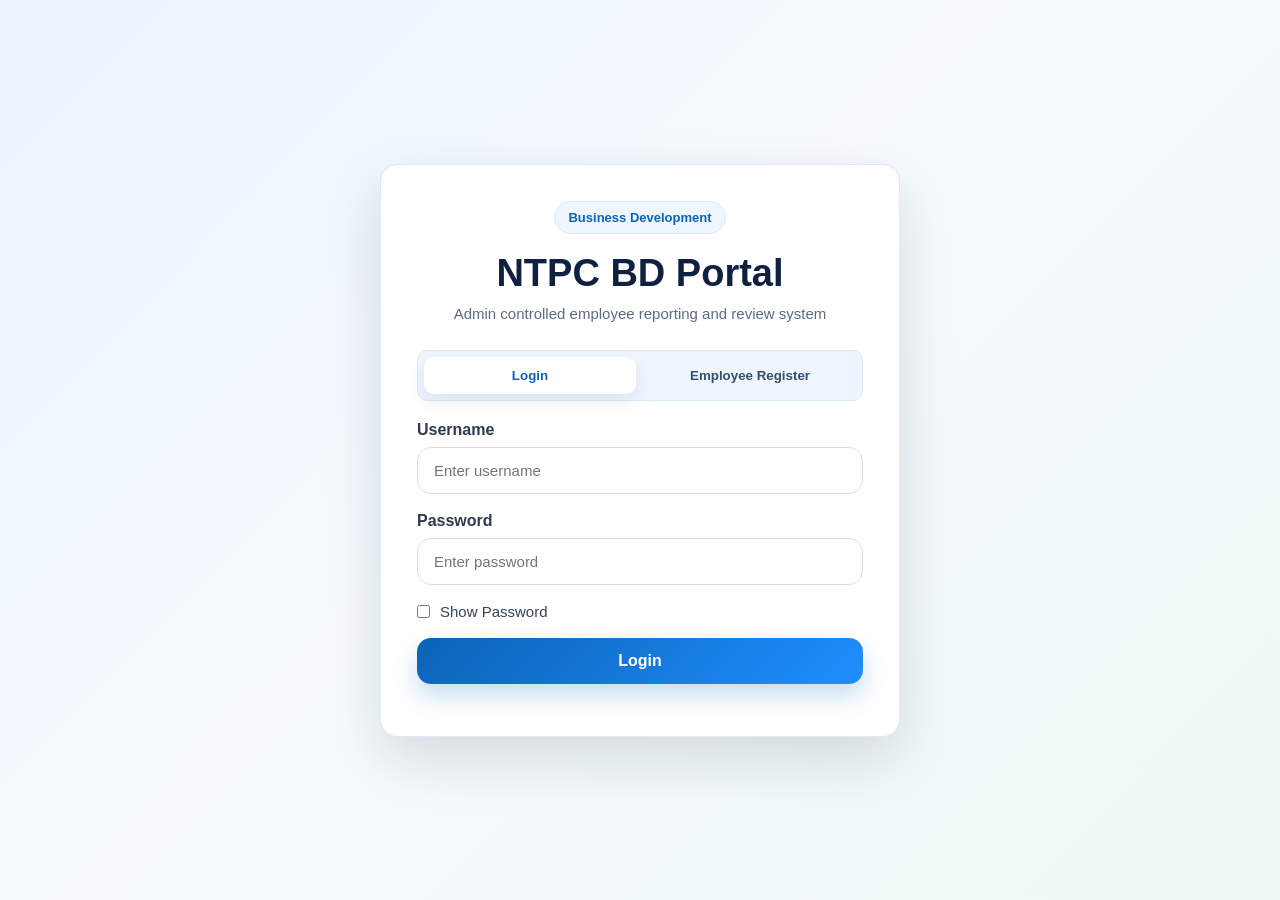
<file: frontend/index.html>
<!DOCTYPE html>
<html>
<head>
    <meta charset="UTF-8">
    <title>NTPC BD Portal</title>
    <script>
        window.location.replace("pages/login.html");
    </script>
</head>
<body>
    Redirecting...
</body>
</html>
</file>
<file: frontend/css/style.css>
/* =========================
   BASE & RESET
========================= */
* {
    margin: 0;
    padding: 0;
    box-sizing: border-box;
    font-family: "Segoe UI", Arial, sans-serif;
}

body {
    background: #f3f5fb;
    color: #1d2433;
}

/* =========================
   LOGIN PAGE
========================= */
.login-page {
    min-height: 100vh;
    background: linear-gradient(135deg, #eaf3ff 0%, #f7fbff 45%, #eef8f4 100%);
    display: flex;
    justify-content: center;
    align-items: center;
    padding: 30px;
}

.login-card {
    width: 100%;
    max-width: 460px;
    background: #fff;
    border: 1px solid #dfe8f5;
    border-radius: 18px;
    padding: 36px;
    box-shadow: 0 22px 60px rgba(17, 24, 39, 0.14);
}

.login-card::before {
    content: "Business Development";
    display: block;
    width: fit-content;
    color: #0b63b6;
    background: #eef6ff;
    border: 1px solid #d8eaff;
    border-radius: 999px;
    padding: 8px 13px;
    margin: 0 auto 18px;
    font-size: 13px;
    font-weight: 800;
}

.login-card h1 {
    font-size: 38px;
    color: #10213f;
    margin-bottom: 10px;
    text-align: center;
}

.login-subtitle {
    text-align: center;
    color: #5d6b82;
    font-size: 15px;
    margin-bottom: 28px;
}

.input-group { margin-bottom: 18px; }

.input-group label {
    display: block;
    margin-bottom: 8px;
    font-weight: 600;
    color: #2f3a4f;
}

.input-group input {
    width: 100%;
    padding: 14px 16px;
    border-radius: 14px;
    border: 1px solid #d7deea;
    outline: none;
    font-size: 15px;
    transition: 0.25s ease;
}

.input-group input:focus {
    border-color: #0b63b6;
    box-shadow: 0 0 0 4px rgba(11, 99, 182, 0.12);
}

.show-password-row {
    display: flex;
    align-items: center;
    gap: 10px;
    margin-bottom: 18px;
    color: #374357;
    font-size: 15px;
}

.login-btn {
    width: 100%;
    border: none;
    background: linear-gradient(135deg, #0b63b6, #1f8fff);
    color: #fff;
    padding: 14px;
    border-radius: 14px;
    font-size: 16px;
    font-weight: 700;
    cursor: pointer;
    transition: 0.25s ease;
    box-shadow: 0 12px 25px rgba(11, 99, 182, 0.22);
}

.login-btn:hover {
    transform: translateY(-2px);
    box-shadow: 0 16px 28px rgba(11, 99, 182, 0.28);
}

.message {
    margin-top: 16px;
    font-size: 14px;
    color: #d43c3c;
    text-align: center;
}
.message.success { color: #0f766e; }

.auth-shell { display: flex; justify-content: center; align-items: center; width: 100%; }
.auth-card { max-width: 520px; }

.auth-tabs {
    display: grid;
    grid-template-columns: 1fr 1fr;
    gap: 8px;
    background: #eef5ff;
    border: 1px solid #dce8f8;
    border-radius: 10px;
    padding: 6px;
    margin-bottom: 20px;
}

.auth-tab {
    border: none;
    background: transparent;
    color: #33506f;
    padding: 11px;
    border-radius: 10px;
    cursor: pointer;
    font-weight: 800;
}

.auth-tab.active {
    background: #fff;
    color: #0b63b6;
    box-shadow: 0 8px 18px rgba(15, 23, 42, 0.08);
}

.auth-form { animation: authFade 0.18s ease; }
.auth-form.hidden, .hidden { display: none !important; }

@keyframes authFade {
    from { opacity: 0; transform: translateY(4px); }
    to { opacity: 1; transform: translateY(0); }
}

/* =========================
   DASHBOARD LAYOUT
========================= */
.dashboard-body {
    background: radial-gradient(circle at top right, rgba(70, 130, 255, 0.12), transparent 25%),
                radial-gradient(circle at bottom left, rgba(125, 85, 255, 0.12), transparent 25%), #f4f7fb;
    min-height: 100vh;
}

.dashboard-layout { display: flex; min-height: 100vh; }

.sidebar {
    width: 280px;
    background: linear-gradient(180deg, #0f172a 0%, #111c34 100%);
    color: #fff;
    display: flex;
    flex-direction: column;
    justify-content: space-between;
    padding: 26px 18px;
    box-shadow: 8px 0 24px rgba(15, 23, 42, 0.12);
}

.brand-box {
    display: flex;
    align-items: center;
    gap: 14px;
    padding: 10px 8px 24px;
    border-bottom: 1px solid rgba(255, 255, 255, 0.08);
}

.brand-logo {
    width: 52px;
    height: 52px;
    border-radius: 16px;
    background: linear-gradient(135deg, #0b63b6, #3da2ff);
    display: flex;
    align-items: center;
    justify-content: center;
    font-size: 24px;
    font-weight: 800;
    box-shadow: 0 10px 22px rgba(59, 130, 246, 0.35);
}

.sidebar-nav { display: flex; flex-direction: column; gap: 10px; margin-top: 26px; }

.nav-item {
    text-decoration: none;
    color: #d7e0ee;
    display: flex;
    align-items: center;
    gap: 14px;
    padding: 14px 16px;
    border-radius: 14px;
    transition: 0.25s ease;
    font-weight: 600;
}

.nav-item:hover { background: rgba(255, 255, 255, 0.08); color: #fff; transform: translateX(4px); }
.nav-item.active { background: linear-gradient(135deg, #0b63b6, #2d8fff); color: #fff; box-shadow: 0 12px 24px rgba(11, 99, 182, 0.35); }

.logout-btn {
    width: 100%;
    border: none;
    background: rgba(255, 255, 255, 0.08);
    color: #fff;
    padding: 14px;
    border-radius: 14px;
    cursor: pointer;
    font-weight: 700;
    transition: 0.25s ease;
}

.logout-btn:hover { background: #d93c3c; }

/* MAIN CONTENT */
.main-content { flex: 1; padding: 28px; }

.topbar {
    display: flex;
    justify-content: space-between;
    align-items: flex-start;
    gap: 20px;
    margin-bottom: 26px;
}

.topbar h1 {
    font-size: 30px;
    color: #17243a;
    margin-bottom: 8px;
}

.topbar p {
    color: #617188;
    font-size: 16px;
    line-height: 1.5;
}

.topbar-right {
    display: flex;
    align-items: center;
    gap: 12px;
}

.admin-chip {
    display: flex;
    align-items: center;
    gap: 12px;
    background: rgba(255, 255, 255, 0.75);
    backdrop-filter: blur(14px);
    border: 1px solid rgba(255, 255, 255, 0.55);
    padding: 10px 14px;
    border-radius: 18px;
    box-shadow: 0 10px 25px rgba(15, 23, 42, 0.08);
}

.admin-avatar {
    width: 46px;
    height: 46px;
    border-radius: 50%;
    background: linear-gradient(135deg, #0b63b6, #2d8fff);
    color: #fff;
    font-weight: 800;
    display: flex;
    align-items: center;
    justify-content: center;
}

/* CARDS */
.hero-panel, .dashboard-grid, .report-workspace {
    display: grid;
    gap: 22px;
    margin-bottom: 24px;
}

.hero-panel { grid-template-columns: 1.6fr 1fr; }

.hero-left, .hero-right, .panel-card {
    background: rgba(255, 255, 255, 0.78);
    backdrop-filter: blur(18px);
    border: 1px solid rgba(255, 255, 255, 0.65);
    border-radius: 24px;
    padding: 28px;
    box-shadow: 0 16px 40px rgba(17, 24, 39, 0.08);
}

.panel-header {
    display: flex;
    justify-content: space-between;
    align-items: flex-start;
    gap: 18px;
    margin-bottom: 18px;
}

.panel-header h3 {
    font-size: 20px;
    color: #1c2740;
    margin-bottom: 6px;
}

.muted-text {
    color: #6c7b90;
    font-size: 14px;
    line-height: 1.6;
}

.primary-btn, .secondary-btn, .mini-btn {
    text-decoration: none;
    padding: 13px 20px;
    border-radius: 14px;
    font-weight: 700;
    transition: 0.25s ease;
    display: inline-flex;
    align-items: center;
    justify-content: center;
    cursor: pointer;
    border: none;
}

.primary-btn {
    background: linear-gradient(135deg, #0b63b6, #2d8fff);
    color: #fff;
    box-shadow: 0 12px 25px rgba(11, 99, 182, 0.25);
}
.primary-btn:hover { transform: translateY(-2px); }

.secondary-btn {
    background: #eef5ff;
    color: #0b63b6;
    border: 1px solid #d5e6ff;
}

.mini-btn {
    background: #eef4ff;
    color: #0b63b6;
    border: 1px solid #d5e5ff;
    padding: 10px 14px;
    border-radius: 12px;
    font-size: 14px;
}

.mini-btn:hover,
.secondary-btn:hover {
    transform: translateY(-1px);
}

/* STATS */
.stats-grid {
    display: grid;
    grid-template-columns: repeat(6, 1fr);
    gap: 18px;
    margin-bottom: 24px;
}

.stat-card {
    border-radius: 22px;
    padding: 22px;
    color: #fff;
    box-shadow: 0 16px 35px rgba(15, 23, 42, 0.12);
    position: relative;
    overflow: hidden;
}

.stat-card::after {
    content: "";
    position: absolute;
    right: -20px;
    top: -20px;
    width: 90px;
    height: 90px;
    background: rgba(255, 255, 255, 0.12);
    border-radius: 50%;
}

.stat-card.blue { background: linear-gradient(135deg, #0b63b6, #2d8fff); }
.stat-card.purple { background: linear-gradient(135deg, #6d28d9, #8b5cf6); }
.stat-card.green { background: linear-gradient(135deg, #047857, #10b981); }
.stat-card.red { background: linear-gradient(135deg, #b91c1c, #ef4444); }
.stat-card.orange { background: linear-gradient(135deg, #b45309, #f59e0b); }
.stat-card.cyan { background: linear-gradient(135deg, #0e7490, #06b6d4); }

.status-badge {
    display: inline-flex;
    align-items: center;
    border-radius: 999px;
    padding: 6px 10px;
    font-size: 12px;
    font-weight: 800;
    border: 1px solid #dbe5f3;
    background: #f5f8fc;
    color: #44546a;
}

.status-badge.approved {
    background: #ecfdf5;
    border-color: #bbf7d0;
    color: #047857;
}

.status-badge.rejected {
    background: #fef2f2;
    border-color: #fecaca;
    color: #b91c1c;
}

.status-badge.pending {
    background: #fffbeb;
    border-color: #fde68a;
    color: #92400e;
}

.repository-grid {
    grid-template-columns: minmax(460px, 1fr) minmax(420px, 0.9fr);
}

.compact-editor {
    margin-top: 16px;
    padding: 16px;
    max-height: 680px;
}

.raw-page {
    width: 100%;
    min-height: 560px;
    padding: 22px;
    white-space: pre-wrap;
    font-family: "Segoe UI", Arial, sans-serif;
    font-size: 14px;
    line-height: 1.7;
}

.bd-kpis .stat-card h2 {
    font-size: 34px;
    margin: 12px 0 6px;
}

canvas {
    width: 100% !important;
    max-height: 320px;
}

/* TABLE */
.table-wrapper {
    width: 100%;
    overflow-x: auto;
}

.modern-table {
    width: 100%;
    border-collapse: collapse;
}

.modern-table thead th {
    text-align: left;
    padding: 14px 12px;
    background: #f6f8fc;
    color: #49566b;
    font-size: 14px;
    font-weight: 700;
    border-bottom: 1px solid #e9eef6;
}

.modern-table tbody td {
    padding: 15px 12px;
    border-bottom: 1px solid #edf1f7;
    font-size: 14px;
    vertical-align: top;
}

.empty-table-cell {
    text-align: center;
    color: #6d7b90;
    padding: 24px !important;
}

.table-actions {
    display: flex;
    flex-wrap: wrap;
    gap: 8px;
}

.table-action-btn {
    border: 1px solid #d8e6ff;
    background: #f2f7ff;
    color: #0b63b6;
    padding: 8px 12px;
    border-radius: 10px;
    cursor: pointer;
    font-weight: 700;
    font-size: 13px;
}

.table-action-btn.danger {
    color: #c62828;
    background: #fff2f2;
    border-color: #ffd4d4;
}

/* FORM / GRID */
.form-grid,
.report-source-grid {
    display: grid;
    grid-template-columns: repeat(4, minmax(180px, 1fr));
    gap: 16px;
    margin-top: 10px;
}

.form-grid label,
.report-source-grid label {
    display: flex;
    flex-direction: column;
    gap: 8px;
    font-weight: 700;
    color: #2f3a4f;
    font-size: 14px;
}

.report-form input,
.report-form select,
.report-form textarea,
.report-inline-field input,
.report-search-box input,
.report-source-grid input,
.report-source-grid select,
.report-search-strip input {
    width: 100%;
    border: 1px solid #d9e2ef;
    border-radius: 12px;
    padding: 12px 13px;
    outline: none;
    transition: 0.2s;
    font-size: 14px;
    background: #fff;
}

.report-form input:focus,
.report-form select:focus,
.report-form textarea:focus,
.report-source-grid input:focus,
.report-source-grid select:focus,
.report-search-strip input:focus {
    border-color: #0b63b6;
    box-shadow: 0 0 0 4px rgba(11, 99, 182, 0.1);
}

.form-actions {
    display: flex;
    gap: 12px;
    flex-wrap: wrap;
    align-items: center;
}

.inline-message {
    margin-top: 12px;
    min-height: 22px;
    font-size: 14px;
    color: #c62828;
    font-weight: 600;
}

.inline-message.success { color: #0f766e; }
.inline-message.error { color: #c62828; }

/* =========================
   REPORT SOURCE LIST
========================= */
.report-source-panel {
    margin-bottom: 24px;
}

.upload-selection-list {
    margin-top: 18px;
    display: grid;
    gap: 12px;
}

.upload-select-card {
    display: grid;
    grid-template-columns: 40px 1fr;
    gap: 14px;
    align-items: flex-start;
    background: #f9fbff;
    border: 1px solid #e2ebf7;
    border-radius: 16px;
    padding: 16px;
    cursor: pointer;
    transition: 0.2s ease;
}

.upload-select-card:hover {
    border-color: #b7d6ff;
    background: #f5faff;
}

.upload-select-check {
    display: flex;
    align-items: flex-start;
    justify-content: center;
    padding-top: 2px;
}

.upload-select-check input {
    width: 18px;
    height: 18px;
    cursor: pointer;
}

.upload-select-title {
    font-size: 16px;
    font-weight: 800;
    color: #1c2740;
    margin-bottom: 4px;
}

.upload-select-meta {
    font-size: 13px;
    color: #59708e;
    margin-bottom: 6px;
    font-weight: 600;
}

.upload-select-submeta {
    font-size: 13px;
    color: #41526b;
    line-height: 1.6;
}

.empty-state-box {
    border: 1px dashed #c9d9ef;
    border-radius: 16px;
    padding: 20px;
    text-align: center;
    color: #67778d;
    background: #fbfdff;
}

.monthly-source-note {
    margin-top: 16px;
    padding: 14px 16px;
    border-radius: 14px;
    background: #f7fbff;
    border: 1px solid #dcecff;
    color: #385170;
    line-height: 1.6;
    font-size: 14px;
}

/* =========================
   WORD REPORT PANEL
========================= */
.word-report-panel {
    margin-bottom: 24px;
}

.report-action-group {
    display: flex;
    gap: 10px;
    flex-wrap: wrap;
    align-items: center;
}

/* WORD TOOLBAR */
.word-toolbar {
    display: flex;
    flex-wrap: wrap;
    gap: 10px;
    padding: 14px;
    border: 1px solid #d9e6f5;
    background: linear-gradient(180deg, #fbfdff 0%, #f3f8ff 100%);
    border-radius: 18px;
    margin-bottom: 16px;
}

.toolbar-group {
    display: flex;
    gap: 8px;
    align-items: center;
    flex-wrap: wrap;
    padding-right: 10px;
    border-right: 1px solid #e1eaf6;
}

.toolbar-group:last-child {
    border-right: none;
    padding-right: 0;
}

.toolbar-btn {
    border: 1px solid #d6e4f7;
    background: #fff;
    color: #22324d;
    min-width: 42px;
    padding: 10px 12px;
    border-radius: 10px;
    cursor: pointer;
    font-size: 13px;
    font-weight: 700;
    transition: 0.18s ease;
}

.toolbar-btn:hover {
    background: #f2f7ff;
    border-color: #b9d5ff;
}

.toolbar-select {
    min-width: 130px;
    border: 1px solid #d6e4f7;
    background: #fff;
    color: #22324d;
    padding: 10px 12px;
    border-radius: 10px;
    outline: none;
    font-size: 13px;
    font-weight: 600;
}

.toolbar-color-wrap {
    display: flex;
    align-items: center;
    gap: 6px;
    background: #fff;
    border: 1px solid #d6e4f7;
    padding: 7px 10px;
    border-radius: 10px;
    font-weight: 800;
    color: #21304b;
}

.toolbar-color-wrap input[type="color"] {
    width: 28px;
    height: 28px;
    border: none;
    background: transparent;
    padding: 0;
    cursor: pointer;
}

/* SEARCH BAR */
.report-search-strip {
    display: flex;
    flex-wrap: wrap;
    gap: 10px;
    margin-bottom: 16px;
    align-items: center;
}

/* WORD PAGE SHELL */
.word-editor-shell {
    background: linear-gradient(180deg, #edf3fb 0%, #e9eff8 100%);
    border: 1px solid #d8e3f1;
    border-radius: 24px;
    padding: 28px;
    min-height: 400px;
    overflow: auto;
}

/* A4 PAGE */
.word-page {
    width: 210mm;
    min-height: 297mm;
    margin: 0 auto;
    background: #fff;
    color: #111;
    padding: 28mm 22mm 24mm 22mm;
    box-shadow: 0 16px 45px rgba(16, 24, 40, 0.18);
    border-radius: 4px;
    outline: none;
    line-height: 1.7;
    font-size: 15px;
    font-family: "Times New Roman", serif;
    word-break: break-word;
}

.word-page * {
    max-width: 100%;
}

/* =========================
   REPORT DOCUMENT TYPOGRAPHY
========================= */
.report-doc {
    font-family: "Times New Roman", serif;
    color: #111;
    line-height: 1.7;
    font-size: 15px;
}

.report-doc p,
.report-doc li,
.report-doc div,
.report-doc span {
    font-family: "Times New Roman", serif;
}

.report-title {
    text-align: center;
    font-size: 22px;
    font-weight: 700;
    margin-bottom: 10px;
    text-transform: uppercase;
}

.report-subtitle {
    text-align: center;
    font-size: 15px;
    margin-bottom: 26px;
}

.report-section {
    margin-top: 18px;
    margin-bottom: 18px;
}

.report-section-title {
    font-size: 18px;
    font-weight: 700;
    margin-bottom: 12px;
    text-decoration: none;
}

.report-block {
    margin-bottom: 14px;
}

.report-block-heading {
    font-size: 16px;
    font-weight: 700;
    margin-bottom: 6px;
}

.report-subblock {
    margin-bottom: 10px;
}

.report-subblock-heading {
    font-size: 15px;
    font-weight: 700;
    margin-bottom: 4px;
}

.report-paragraph {
    margin-bottom: 10px;
}

.report-bullets {
    margin-left: 22px;
    margin-top: 6px;
    margin-bottom: 8px;
}

.report-bullets li {
    margin-bottom: 6px;
}

/* MONTHLY DOC SPECIAL LOOK */
.monthly-doc .monthly-header-top {
    text-align: center;
    margin-bottom: 16px;
}

.monthly-org-title {
    font-size: 26px;
    font-weight: 700;
    letter-spacing: 0.4px;
    text-transform: uppercase;
}

.monthly-org-subtitle {
    font-size: 20px;
    font-weight: 700;
    margin-top: 2px;
}

.monthly-title-row {
    display: flex;
    justify-content: space-between;
    align-items: flex-start;
    gap: 20px;
    margin-bottom: 24px;
    border-bottom: 1px solid #ddd;
    padding-bottom: 10px;
}

.monthly-main-title {
    font-size: 20px;
    font-weight: 700;
}

.monthly-date {
    font-size: 15px;
    font-weight: 600;
    white-space: nowrap;
}

.monthly-review-heading {
    font-size: 18px;
    font-weight: 700;
    margin-bottom: 14px;
    text-decoration: underline;
}

.monthly-toc-list {
    margin-bottom: 22px;
    line-height: 1.9;
}

.monthly-signoff {
    margin-top: 32px;
    padding-top: 12px;
    border-top: 1px solid #d9d9d9;
}

.monthly-signoff-line {
    font-size: 14px;
    color: #444;
}

/* SEARCH HIGHLIGHT */
.report-search-mark {
    background: #fff59d;
    padding: 0 1px;
    border-radius: 2px;
}

.report-search-mark.active {
    background: #ffb74d;
}

/* GENERIC HELPERS */
.review-list {
    display: grid;
    gap: 12px;
}

.report-preview {
    white-space: pre-wrap;
    line-height: 1.7;
}

.report-editor-shell {
    border: 1px solid #dbe4f0;
    border-radius: 18px;
    overflow: hidden;
    background: #fff;
}

.report-editor-textarea {
    width: 100%;
    min-height: 720px;
    border: none;
    padding: 28px;
    line-height: 1.8;
    resize: vertical;
}

/* =========================
   RESPONSIVE
========================= */
@media (max-width: 1500px) {
    .stats-grid { grid-template-columns: repeat(3, 1fr); }
}

@media (max-width: 1280px) {
    .report-source-grid {
        grid-template-columns: repeat(2, minmax(180px, 1fr));
    }

    .word-page {
        width: 100%;
        min-height: auto;
        padding: 24px;
    }
}

@media (max-width: 1200px) {
    .hero-panel,
    .dashboard-grid,
    .report-workspace,
    .report-toolbar {
        grid-template-columns: 1fr;
    }

    .report-toolbar { flex-direction: column; }
}

@media (max-width: 1000px) {
    .dashboard-layout { flex-direction: column; }
    .sidebar {
        width: 100%;
        border-radius: 0 0 24px 24px;
    }

    .main-content {
        padding: 20px;
    }
}

@media (max-width: 768px) {
    .stats-grid,
    .summary-grid,
    .form-grid,
    .report-source-grid {
        grid-template-columns: 1fr;
    }

    .topbar {
        flex-direction: column;
        align-items: flex-start;
    }

    .panel-card {
        padding: 20px;
    }

    .word-toolbar {
        padding: 12px;
    }

    .toolbar-group {
        border-right: none;
        padding-right: 0;
        width: 100%;
    }

    .report-search-strip {
        flex-direction: column;
        align-items: stretch;
    }

    .monthly-title-row {
        flex-direction: column;
    }
}
</file>
